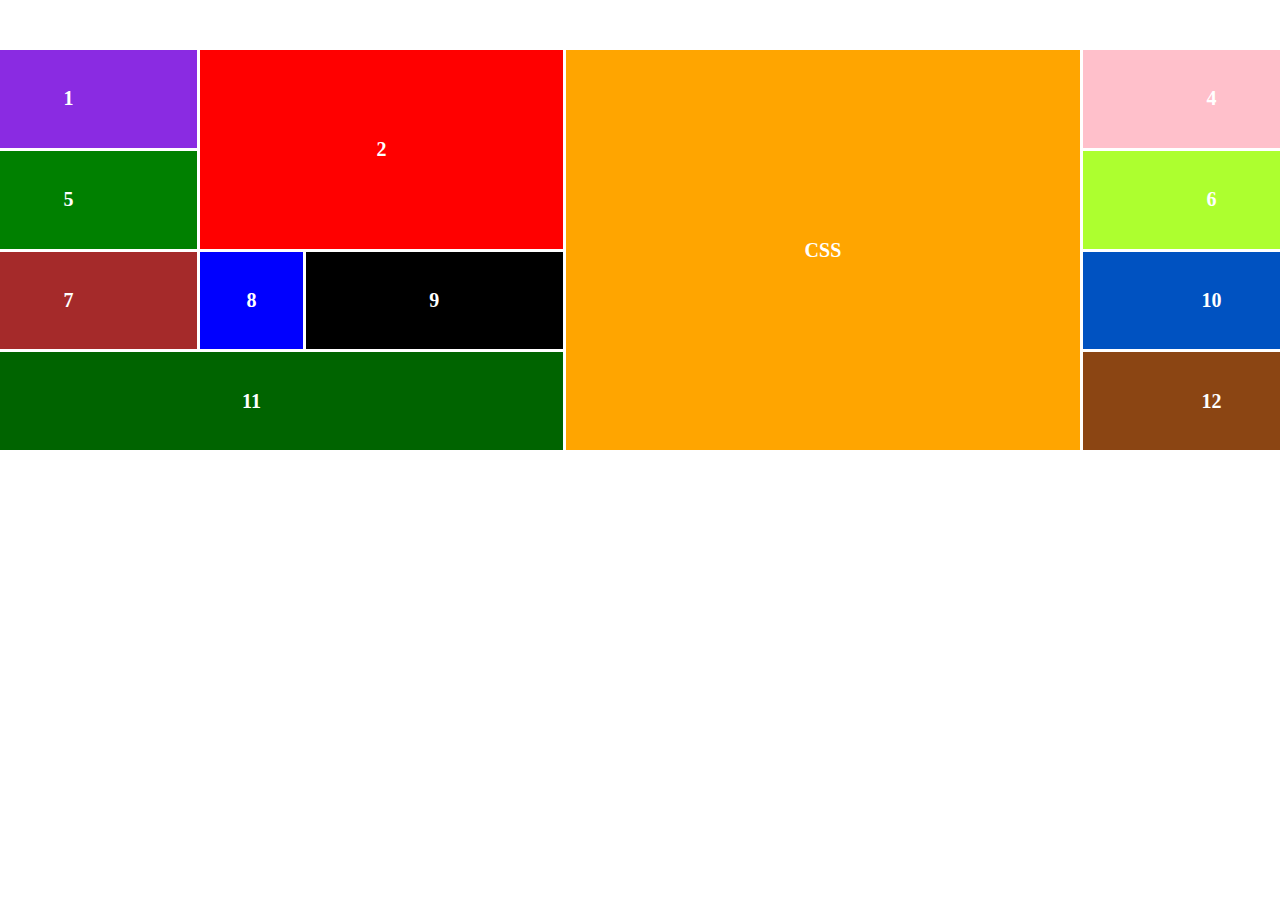
<file: GridTask/index.html>
<!doctype html>
<html lang="en">
<head>
    <meta charset="UTF-8">
    <meta name="viewport"
          content="width=device-width, user-scalable=no, initial-scale=1.0, maximum-scale=1.0, minimum-scale=1.0">
    <meta http-equiv="X-UA-Compatible" content="ie=edge">
  <link rel="stylesheet" href="style.css">
    <title>Document</title>
</head>
<body>
  <section class="container">
    <div class="d1"></div>
    <div class="d2"></div>
    <div class="dCSS"></div>
    <div class="d4"></div>
    <div class="d5"></div>
    <div class="d6"></div>
    <div class="d7"></div>
    <div class="d8"></div>
    <div class="d9"></div>
    <div class="d10"></div>
    <div class="d11"></div>
    <div class="d12"></div>
  </section>

  <script src="script.js"></script>
</body>
</html>
</file>
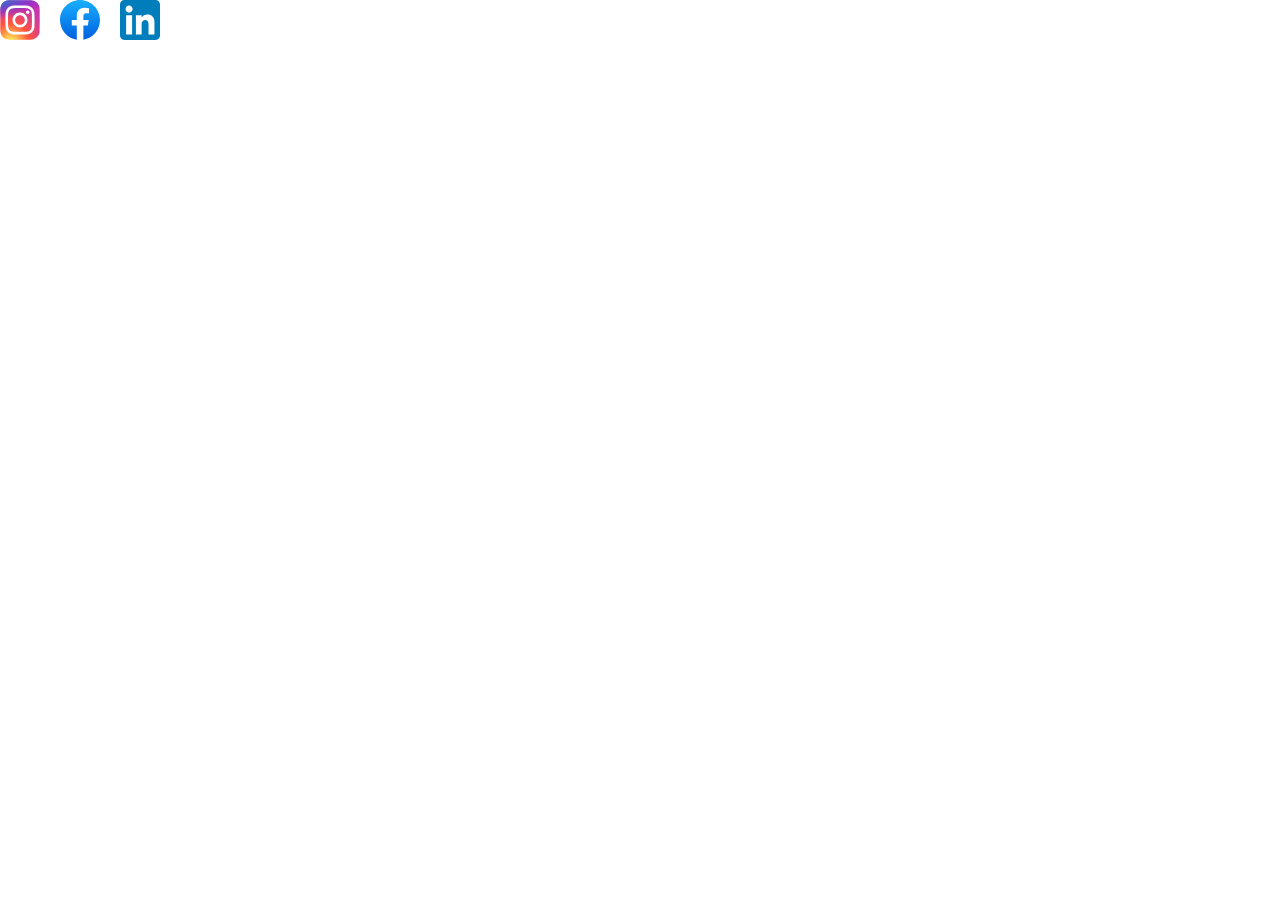
<file: icons/index.html>
<!doctype html>
<html lang="en">
<head>
    <meta charset="UTF-8">
    <meta name="viewport"
          content="width=device-width, user-scalable=no, initial-scale=1.0, maximum-scale=1.0, minimum-scale=1.0">
    <meta http-equiv="X-UA-Compatible" content="ie=edge">
  <link rel="stylesheet" href="reset.css">
  <link rel="stylesheet" href="style.css">
    <title>Document</title>
</head>
<body>

<div class="networks">
    <a href="https://www.instagram.com/">
    <div class="networks-icons" style="background-image: url('img/Instagram_logo_2016.svg')">
    </div>
    </a>
    <a href="https://www.facebook.com/">
    <div class="networks-icons" style="background-image: url('img/Facebook_f_logo_(2021).svg')">
    </div>
    </a>
    <a href="https://www.linkedin.com/">
    <div class="networks-icons" style="background-image: url('img/LinkedIn_icon.svg')">
    </div>
    </a>
</div>

</body>
</html>
</file>
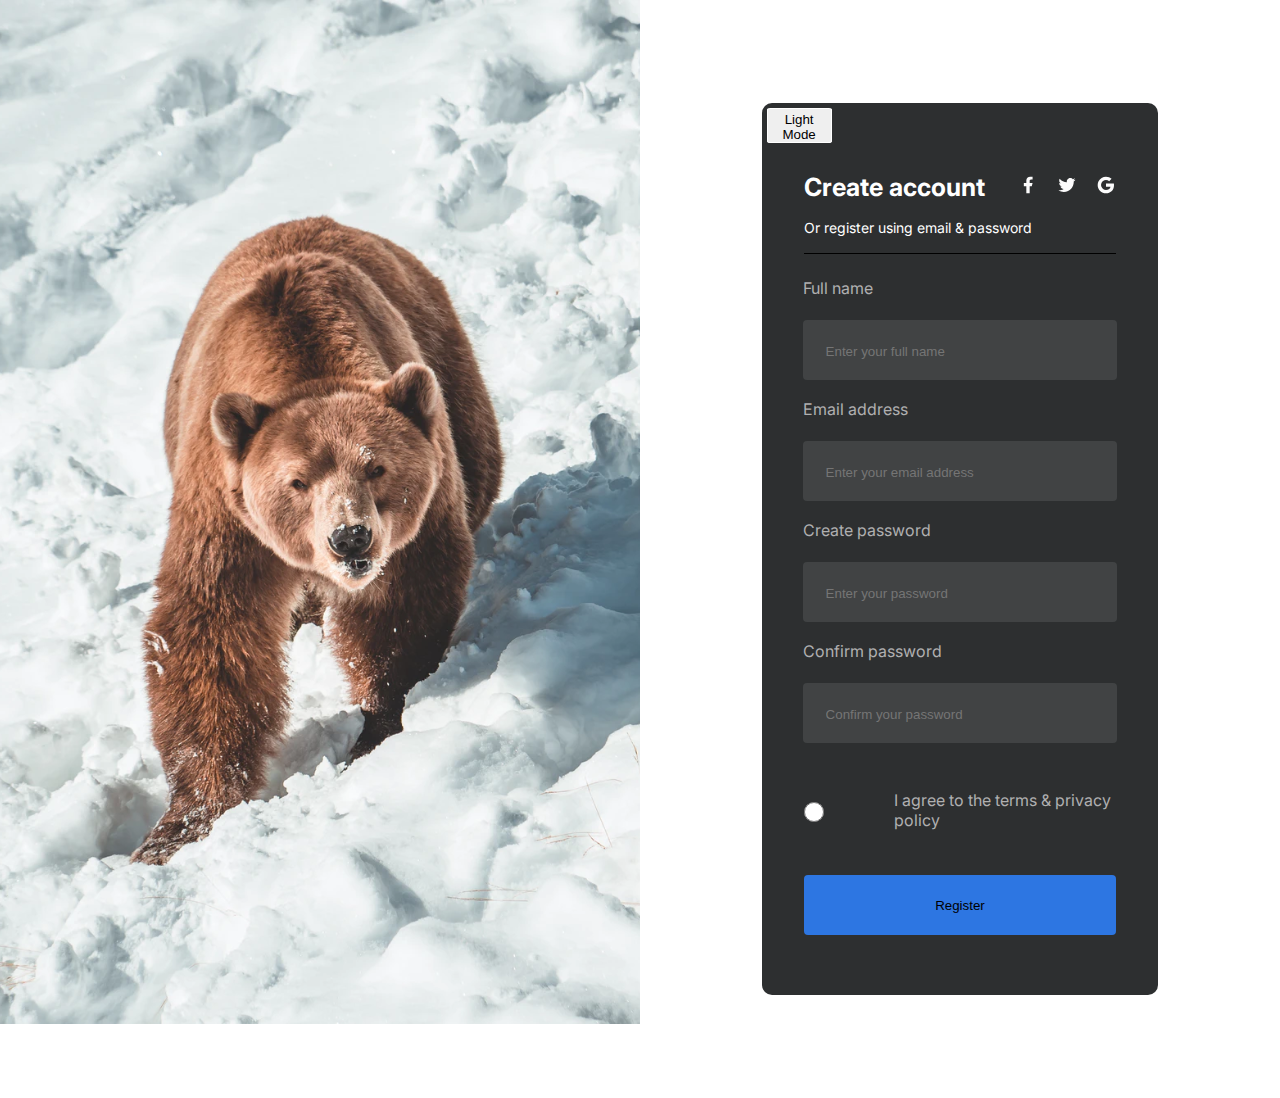
<file: Lilya-HW-dark/index.html>
<!DOCTYPE html>
<html lang="en">

<head>
    <meta charset="UTF-8">
    <meta name="viewport" content="width=device-width, initial-scale=1.0">
    <title>Document</title>
    <link rel="stylesheet" href="./style.css">
    <link rel="preconnect" href="https://fonts.googleapis.com">
    <link rel="preconnect" href="https://fonts.gstatic.com" crossorigin>
    <link href="https://fonts.googleapis.com/css2?family=Inter:wght@400;700&display=swap" rel="stylesheet">
</head>

<body>
    <div class="root">
        <img id="bear-img" src="./media/bear.svg" alt="bear">
        <div class="main-conteiner">
            <form class="form-block">
                <button class="btnChangeMode">Light Mode</button>
                <div class="header-block">
                    <div>
                        <h1>Create account</h1>
                        <ul>
                            <li><a href="https://www.facebook.com"><img class="black-icon" src="./media/facebook.svg"
                                        alt="facebook"></a></li>
                            <li><a href="https://www.twitter.com"><img class="black-icon" src="./media/twitter.svg"
                                        alt="twitter"></a></li>
                            <li><a href="https://www.google.com"><img class="black-icon" src="./media/google.svg"
                                        alt="google"></a>
                            </li>
                        </ul>
                    </div>
                    <p>Or register using email & password</p>
                </div>
                <div class="input-block">
                    <label for="name">Full name</label>
                    <input class="input" id="name" type="text" value="" placeholder="Enter your full name" required>
                    <label for="email">Email address</label>
                    <input class="input" id="email" type="text" value="" placeholder="Enter your email address"
                        required>
                    <label for="password">Create password</label>
                    <input class="input" id="password" type="password" value="" placeholder="Enter your password"
                        required>
                    <label for="confirm">Confirm password</label>
                    <input class="input" id="confirm" type="password" value="" placeholder="Confirm your password"
                        required>
                </div>
                <div class="checkbocks-block">
                    <input type="radio" id="radio" class="radio-btn">
                    <label for="radio">I agree to the terms & privacy policy</label>
                </div>
                <button type="submit" class="btn">Register</button>
            </form>
        </div>
    </div>
    <script src="./script.js"></script>
</body>

</html>
</file>
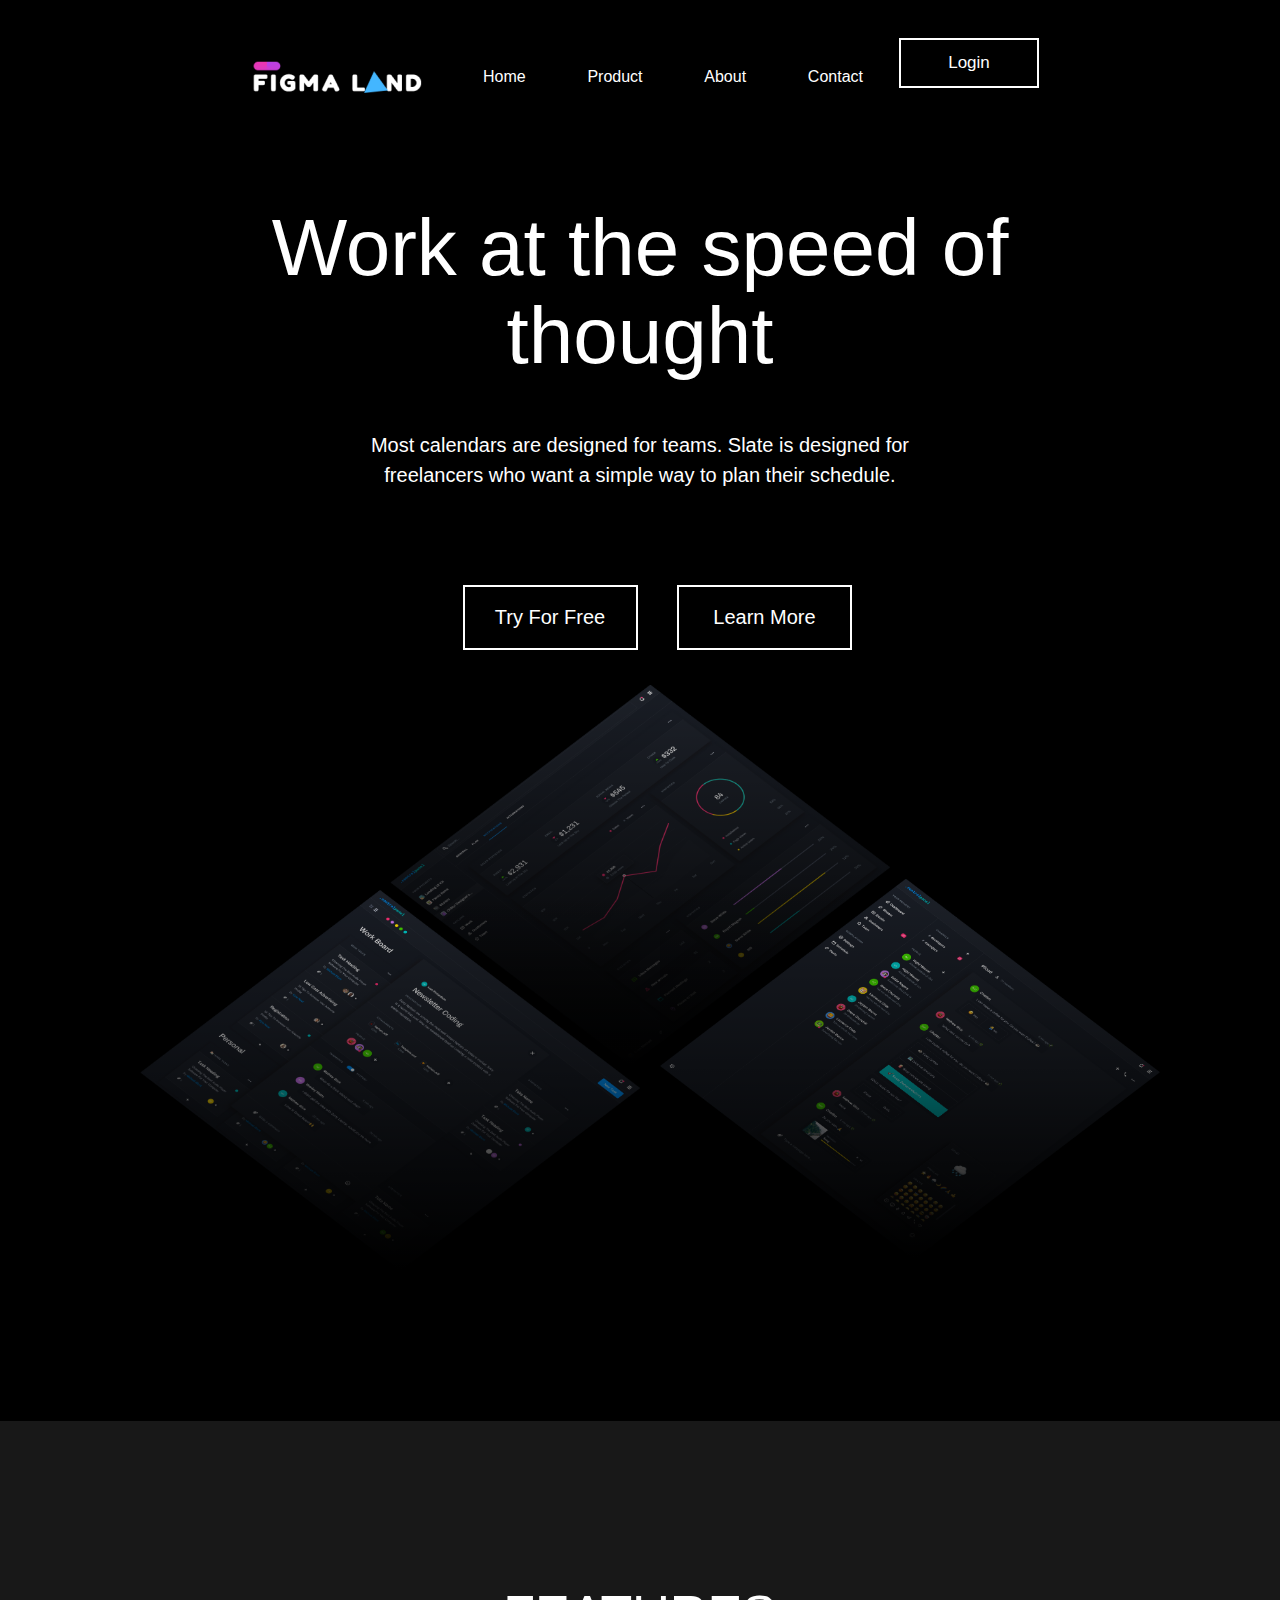
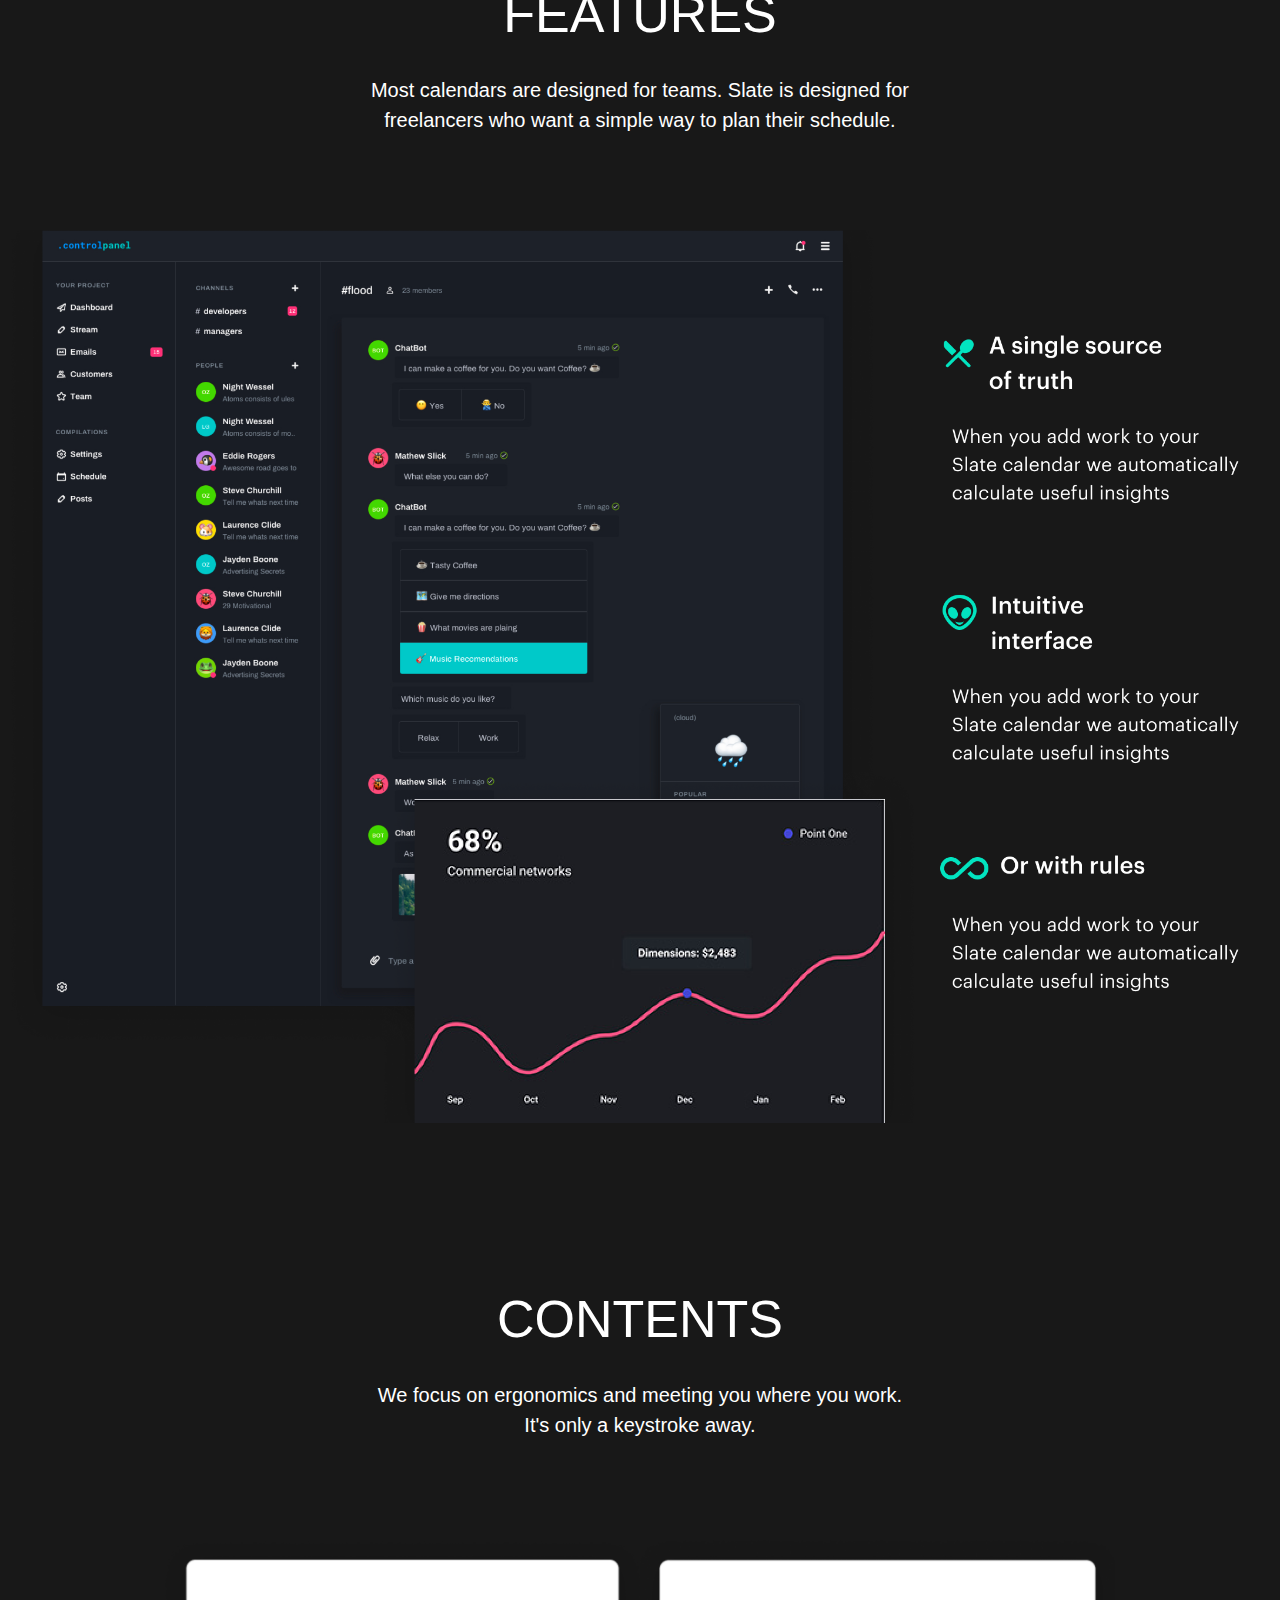
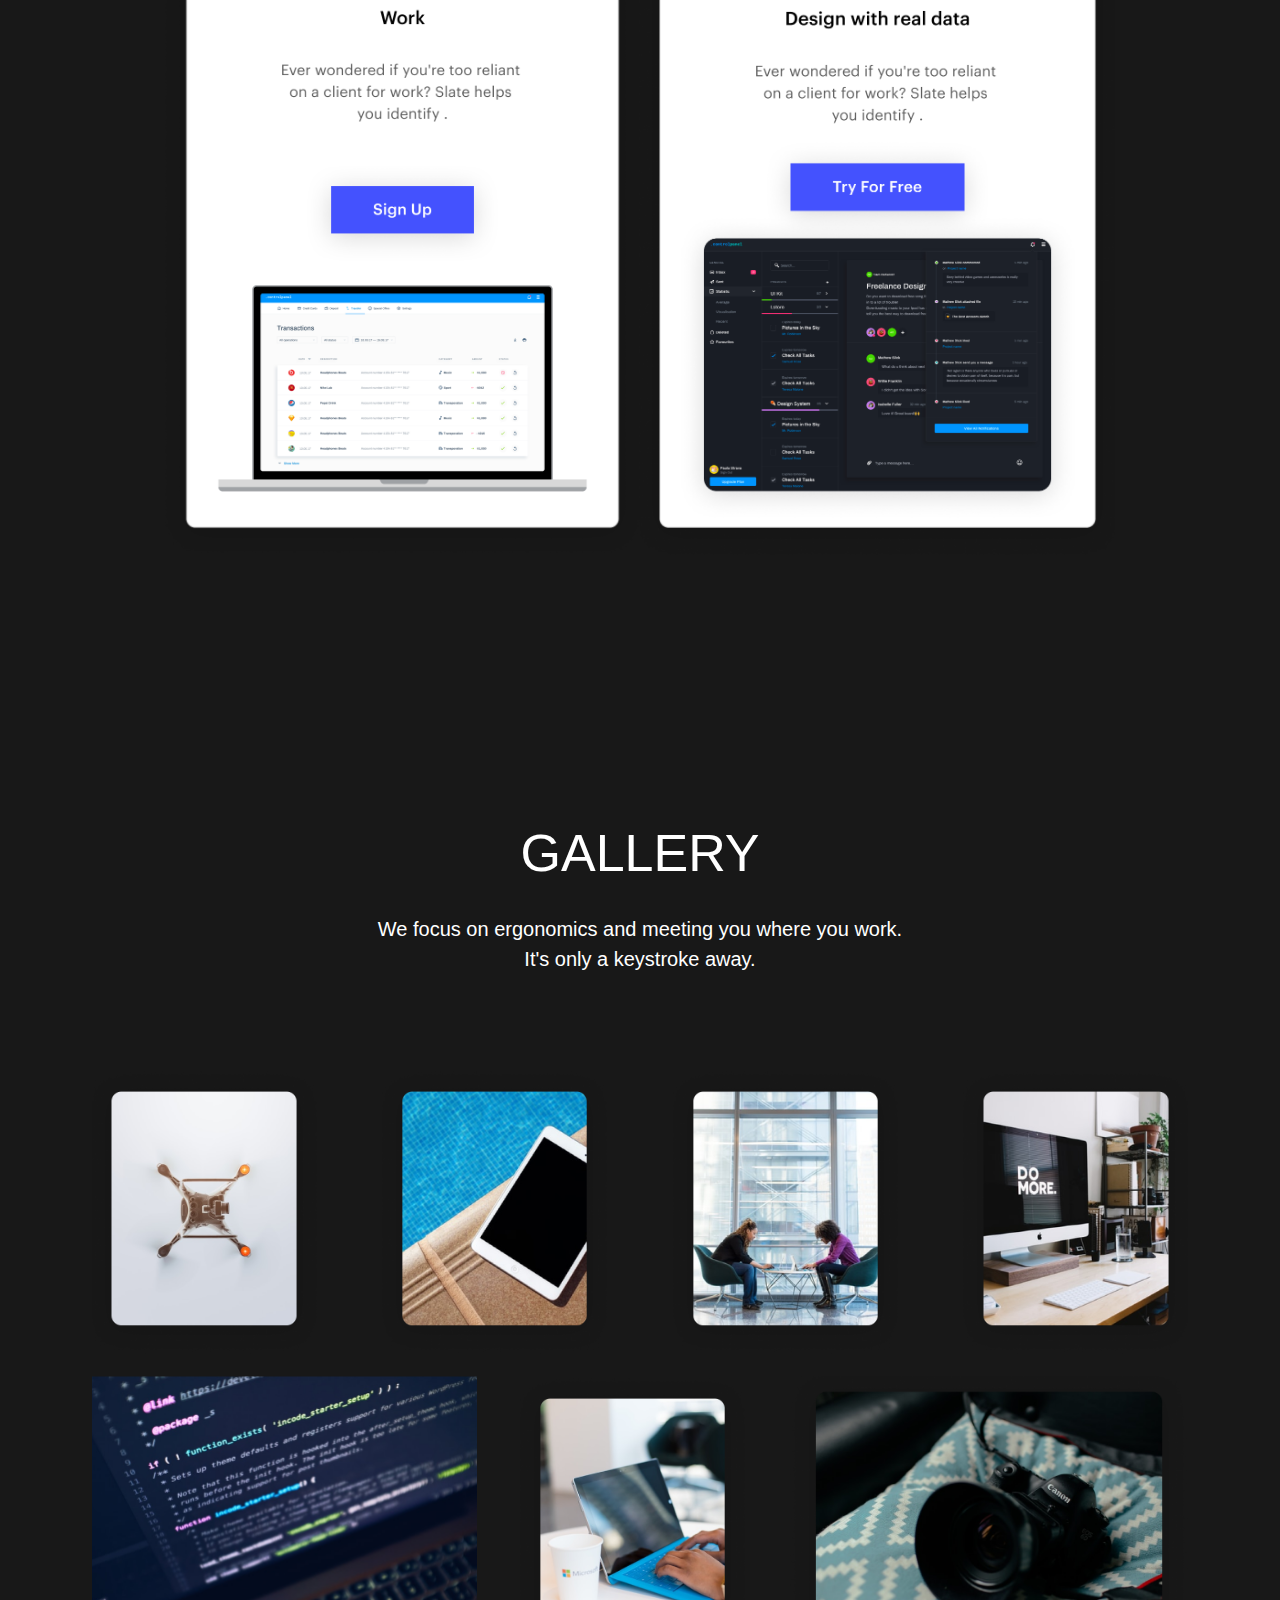
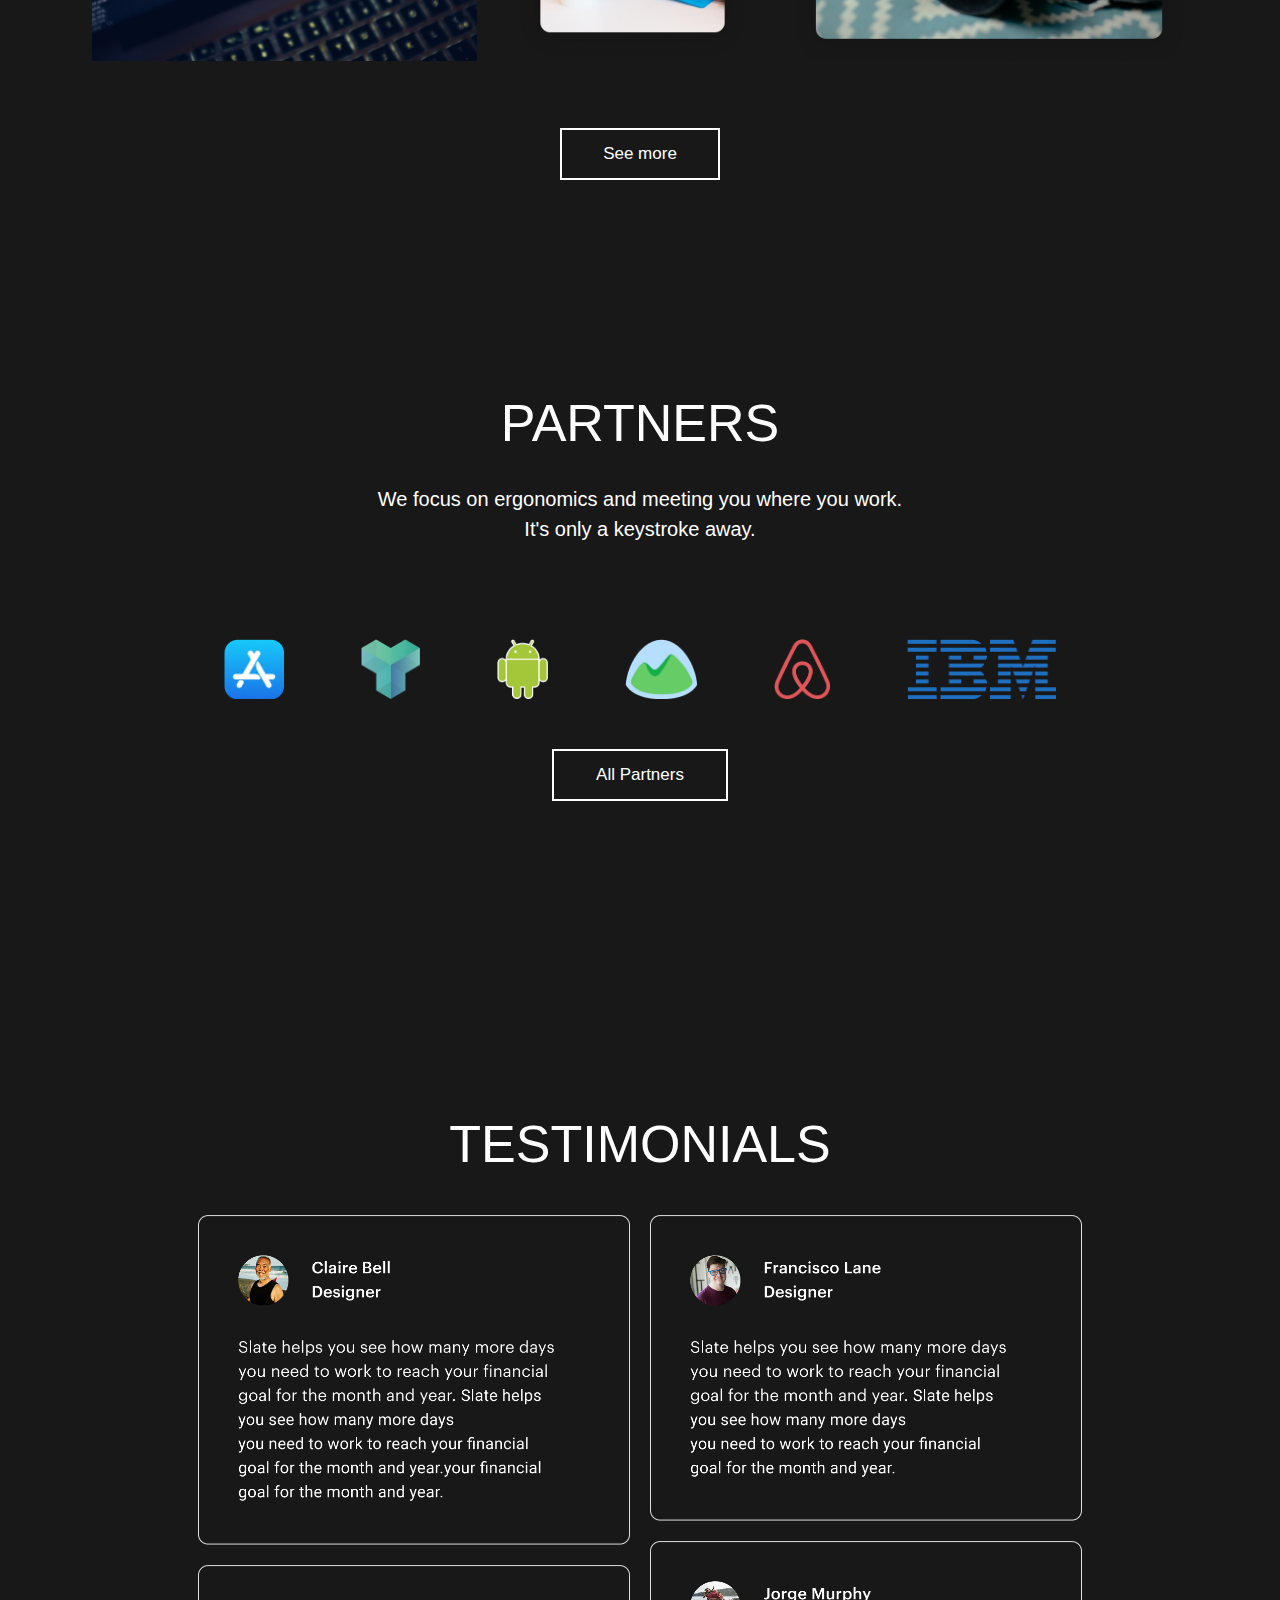
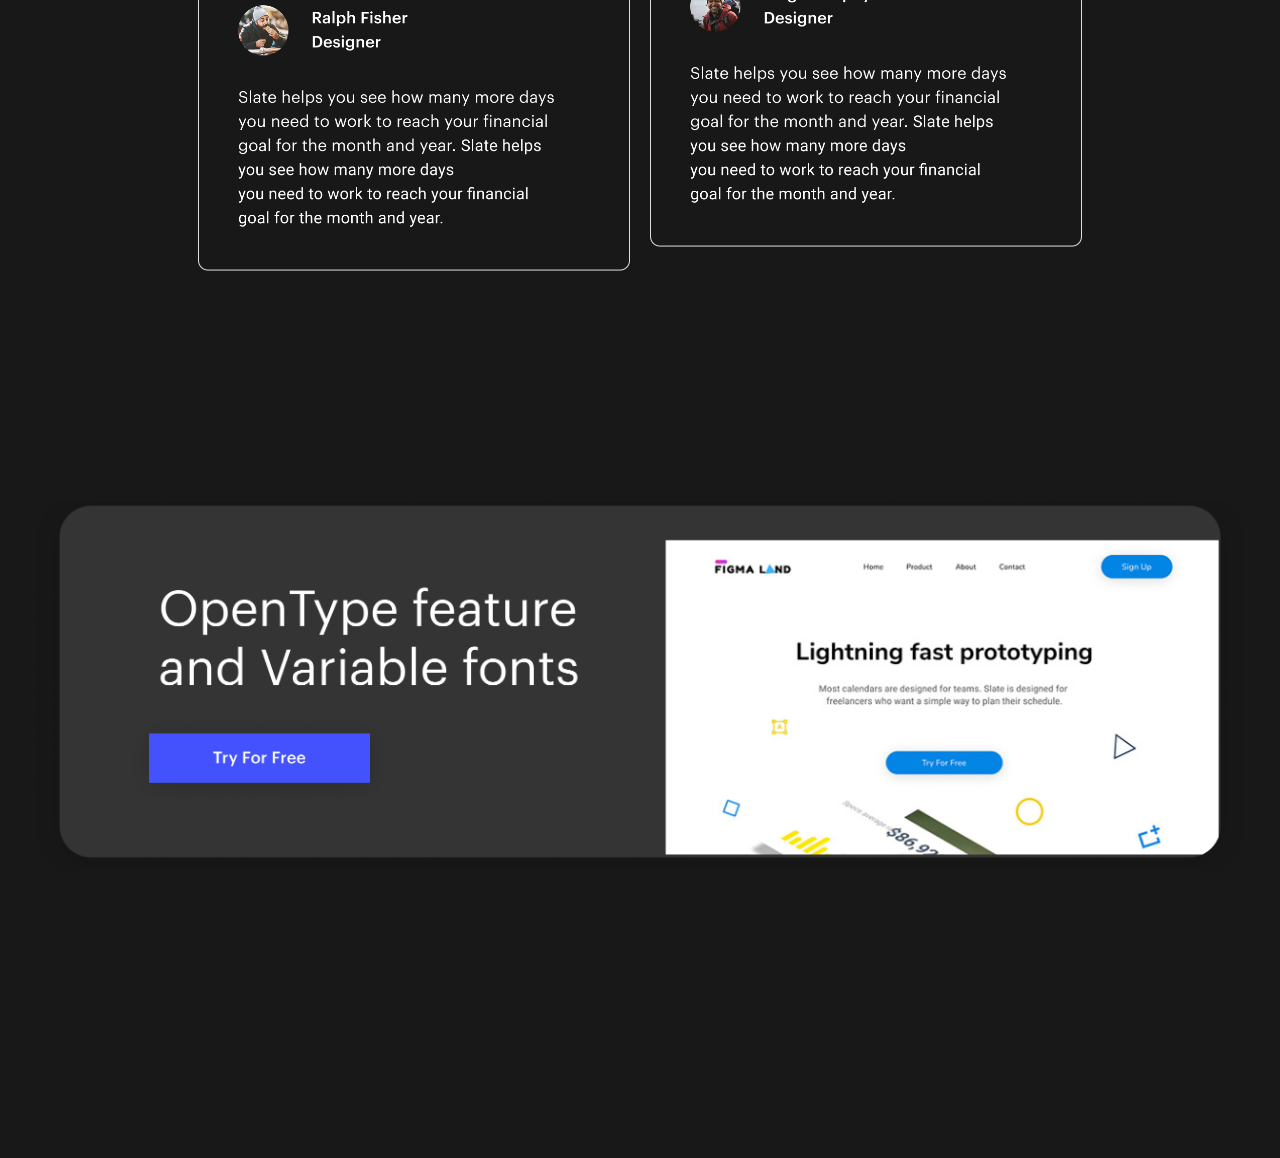
<file: Lilya/index.html>
<!doctype html>
<html lang="en">
<head>
    <meta charset="UTF-8">
    <meta name="viewport"
          content="width=device-width, user-scalable=no, initial-scale=1.0, maximum-scale=1.0, minimum-scale=1.0">
    <meta http-equiv="X-UA-Compatible" content="ie=edge">
    <link rel="stylesheet" href="reset.css">
    <link rel="stylesheet" href="style.css">
    <title>Document</title>
</head>
<body>
<header>
    <figure class="logo"><img src="img/logo.png" alt="logo"/></figure>
    <menu>
        <ul>
            <li>
                Home
            </li>
            <li>
                Product
            </li>
            <li>
                About
            </li>
            <li>
                Contact
            </li>
        </ul>
    </menu>
    <button class="login">
        Login
    </button>
</header>
<section class="main">
    <h1>
        Work at the speed
        of thought
    </h1>
    <p class="main-description">
        Most calendars are designed for teams. Slate is designed for
        freelancers who want a simple way to plan their schedule.
    </p>
    <div class="main-buttons">
        <button class="try">
            Try For Free
        </button>
        <button class="learn">
            Learn More
        </button>
    </div>
    <div class="image">
        <figure class="image-item">
        </figure>
        <figure class="image-item">
        </figure>
        <figure class="image-item">
        </figure>
    </div>
</section>
<section class="features">
    <h2 class="title-features">
        features
    </h2>
    <p class="main-description">
        Most calendars are designed for teams. Slate is designed for
        freelancers who want a simple way to plan their schedule.
    </p>
    <figure class="image-features">
        <img src="img/features.png" alt="features"/>
    </figure>
</section>
<section class="features">
    <h2 class="title-features">
        contents
    </h2>
    <p class="main-description">
        We focus on ergonomics and meeting you where you work.
        It's only a keystroke away.
    </p>
    <div class="image-content">
        <figure class="content-item">
            <img src="img/work.png" alt="work"/>
        </figure>
        <figure class="content-item">
            <img src="img/design.png" alt="work"/>
        </figure>
    </div>
</section>
<section class="features">
    <h2 class="title-features">
        gallery
    </h2>
    <p class="main-description">
        We focus on ergonomics and meeting you where you work.
        It's only a keystroke away.
    </p>
    <div class="gallery">
        <figure class="gallery-image">
            <img src="img/gallery/dron.png" alt="dron"/>
        </figure>
        <figure class="gallery-image">
            <img src="img/gallery/tablet.png" alt="tablet"/>
        </figure>
        <figure class="gallery-image">
            <img src="img/gallery/talking.png" alt="talking"/>
        </figure>
        <figure class="gallery-image">
            <img src="img/gallery/tv.png" alt="tv"/>
        </figure>
        <figure class="gallery-image">
            <img src="img/gallery/code.png" alt="code"/>
        </figure>
        <figure class="gallery-image">
            <img src="img/gallery/laptop.png" alt="laptop"/>
        </figure>
        <figure class="gallery-image">
            <img src="img/gallery/foto.png" alt="foto"/>
        </figure>
    </div>
    <button class="see">
        See more
    </button>
</section>
<section class="features">
    <h2 class="title-features">
        partners
    </h2>
    <p class="main-description">
        We focus on ergonomics and meeting you where you work.
        It's only a keystroke away.
    </p>
    <div class="icons">
        <figure class="icons-items">
            <img src="img/icons/vs.png" alt="vs"/>
        </figure>
        <figure class="icons-items">
            <img src="img/icons/talent.png" alt="talent"/>
        </figure>
        <figure class="icons-items">
            <img src="img/icons/android.png" alt="android"/>
        </figure>
        <figure class="icons-items">
            <img src="img/icons/mont.png" alt="mont"/>
        </figure>
        <figure class="icons-items">
            <img src="img/icons/atom.png" alt="atom"/>
        </figure>
        <figure class="icons-items">
            <img src="img/icons/ibm.png" alt="ibm"/>
        </figure>
    </div>
    <button class="partners">
        All Partners
    </button>
</section>
<section class="features">
    <h2 class="title-features">
        testimonials
    </h2>
    <div class="blogs">
        <figure class="blogs-item">
            <img src="img/testimonials/bell.png" alt="bell"/>
        </figure>
        <figure class="blogs-item">
            <img src="img/testimonials/fischer.png" alt="fischer"/>
        </figure>
        <figure class="blogs-item">
            <img src="img/testimonials/lane.png" alt="lane"/>
        </figure>
        <figure class="blogs-item">
            <img src="img/testimonials/murphy.png" alt="murphy"/>
        </figure>
    </div>
    <figure class="open">
        <img src="img/open.png" alt="open"/>
    </figure>
</section>
<footer>
    <div class="footer-content">

    </div>
    <div class="footer-contact">

    </div>
</footer>


</body>
</html>
</file>
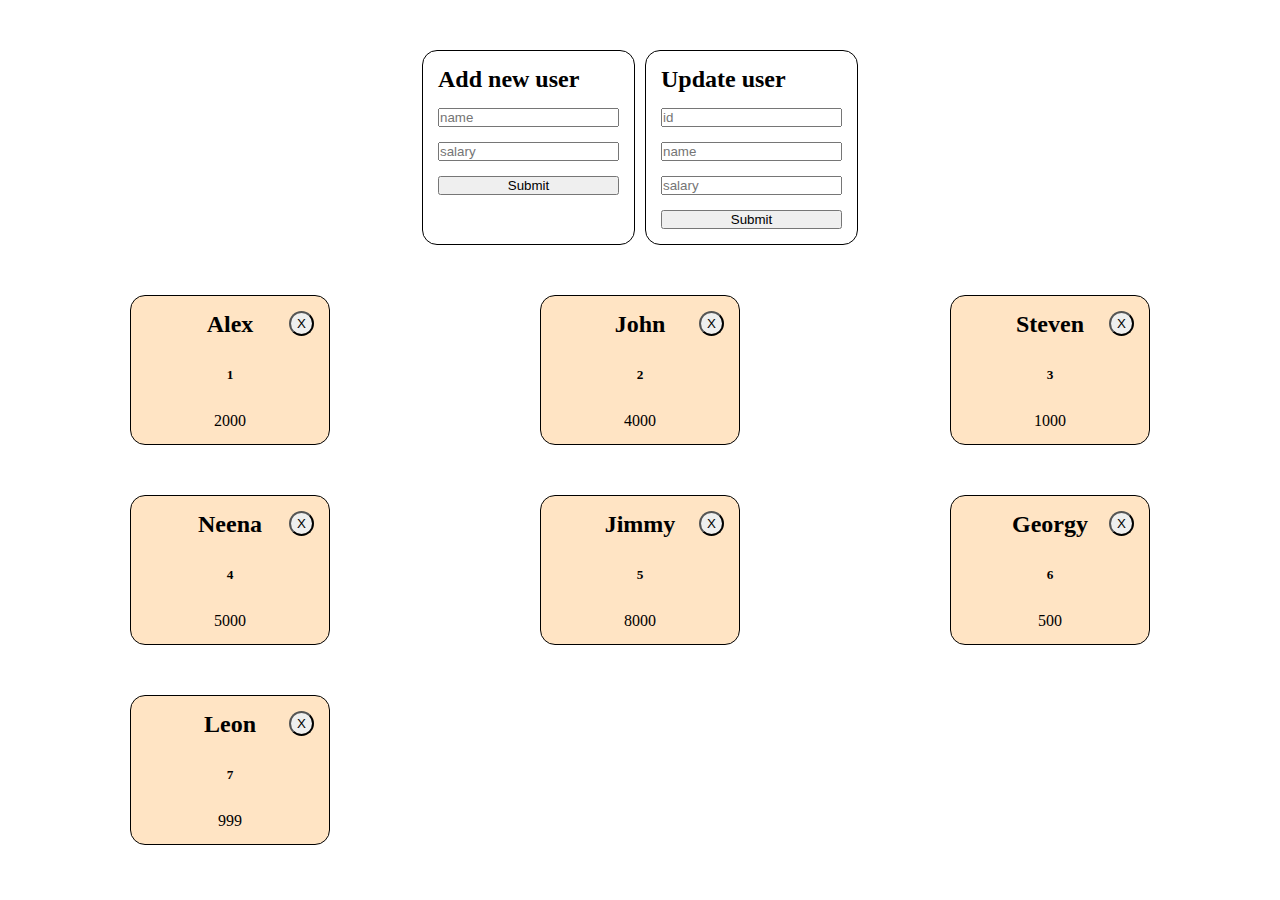
<file: Maria/index.html>
<!DOCTYPE html>
<html lang="en">
<head>
  <meta charset="UTF-8">
  <meta name="viewport" content="width=device-width, initial-scale=1.0">
  <title>Document</title>
  <link rel="stylesheet" href="style.css">
</head>
<body>
<div class="form_container">
  <form class="add_form">
    <h2>Add new user</h2>
    <input placeholder="name" name="name"/>
    <input placeholder="salary" name="salary"/>
    <input type="submit"/>
  </form>
  <form class="update_form">
    <h2>Update user</h2>
    <input placeholder="id" name="id"/>
    <input placeholder="name" name="name"/>
    <input placeholder="salary" name="salary"/>
    <input type="submit"/>
  </form>
</div>
<div id="root"></div>
<script src="script.js"></script>
</body>
</html>
</file>
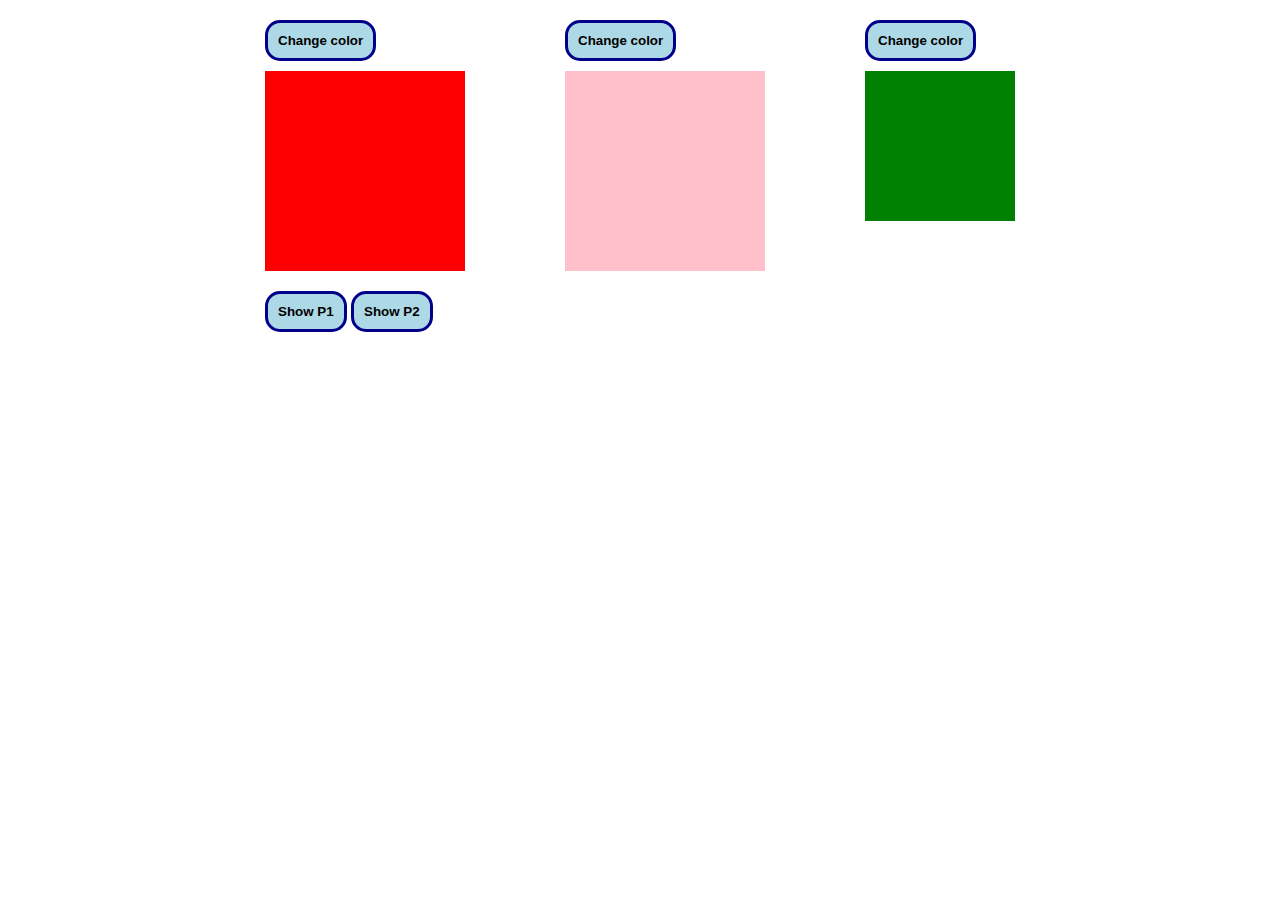
<file: Rizvan-buttons/index.html>
<!doctype html>
<html lang="en">
<head>
    <meta charset="UTF-8">
    <meta name="viewport"
          content="width=device-width, user-scalable=no, initial-scale=1.0, maximum-scale=1.0, minimum-scale=1.0">
    <meta http-equiv="X-UA-Compatible" content="ie=edge">
    <link rel="stylesheet" href="reset.css">
    <link rel="stylesheet" href="style.css">
    <title>Document</title>
</head>
<body>

<section class="container">
    <div class="blocks">
        <div class="block-item">
            <button class="square-red" onclick="changeColor(event)">Change color</button>
            <div class="red"></div>
        </div>
        <div class="block-item">
            <button class="square-pink" onclick="changeColor(event)">Change color</button>
            <div class="pink"></div>
        </div>
        <div class="block-item">
            <button class="square-green" onclick="changeColor(event)">Change color</button>
            <div class="green"></div>
        </div>
    </div>
    <div class="paragraphs">
        <button class="first-p" onclick="showParagraphs(event)">
            Show P1
        </button>
        <div class="root">
            <p class="p1-blue">
                Lorem ipsum dolor sit amet, consectetur adipisicing elit. Aliquid animi, atque, blanditiis ducimus eius
                impedit ipsa ipsam nihil obcaecati pariatur placeat voluptatum. Eius esse hic minima nobis quia quod rem
                unde! Aperiam consequuntur, doloremque ducimus eveniet, explicabo inventore, laboriosam nam nemo nisi
                numquam quae reiciendis rem repudiandae similique vero. Adipisci at eos et expedita nemo nisi obcaecati
                perspiciatis provident, quia repellat ullam, velit veniam, voluptate? Dolores unde, voluptatibus. Ipsam
                possimus sint unde! Culpa ex fugiat non perspiciatis veniam. Consectetur deserunt doloremque dolorum
                error
                et ex, fugit id labore, magni modi numquam optio pariatur quas quia saepe ullam vero vitae voluptatem.
            </p>
        </div>
        <button class="second-p" onclick="showParagraphs(event)">
            Show P2
        </button>
        <div class="root">
            <p class="p2-blue">
                Lorem ipsum dolor sit amet, consectetur adipisicing elit. Aliquid animi, atque, blanditiis ducimus eius
                impedit ipsa ipsam nihil obcaecati pariatur placeat voluptatum. Eius esse hic minima nobis quia quod rem
                unde! Aperiam consequuntur, doloremque ducimus eveniet, explicabo inventore, laboriosam nam nemo nisi
                numquam quae reiciendis rem repudiandae similique vero. Adipisci at eos et expedita nemo nisi obcaecati
                perspiciatis provident, quia repellat ullam, velit veniam, voluptate? Dolores unde, voluptatibus. Ipsam
                possimus sint unde! Culpa ex fugiat non perspiciatis veniam. Consectetur deserunt doloremque dolorum
                error
                et ex, fugit id labore, magni modi numquam optio pariatur quas quia saepe ullam vero vitae voluptatem.
            </p>
            <p class="p-green">
                Lorem ipsum dolor sit amet, consectetur adipisicing elit. Aliquid animi, atque, blanditiis ducimus eius
                impedit ipsa ipsam nihil obcaecati pariatur placeat voluptatum. Eius esse hic minima nobis quia quod rem
                unde! Aperiam consequuntur, doloremque ducimus eveniet, explicabo inventore, laboriosam nam nemo nisi
                numquam quae reiciendis rem repudiandae similique vero. Adipisci at eos et expedita nemo nisi obcaecati
                perspiciatis provident, quia repellat ullam, velit veniam, voluptate? Dolores unde, voluptatibus. Ipsam
                possimus sint unde! Culpa ex fugiat non perspiciatis veniam. Consectetur deserunt doloremque dolorum
                error
                et ex, fugit id labore, magni modi numquam optio pariatur quas quia saepe ullam vero vitae voluptatem.
            </p>
        </div>
    </div>

</section>


<script src="script.js"></script>
</body>
</html>
</file>
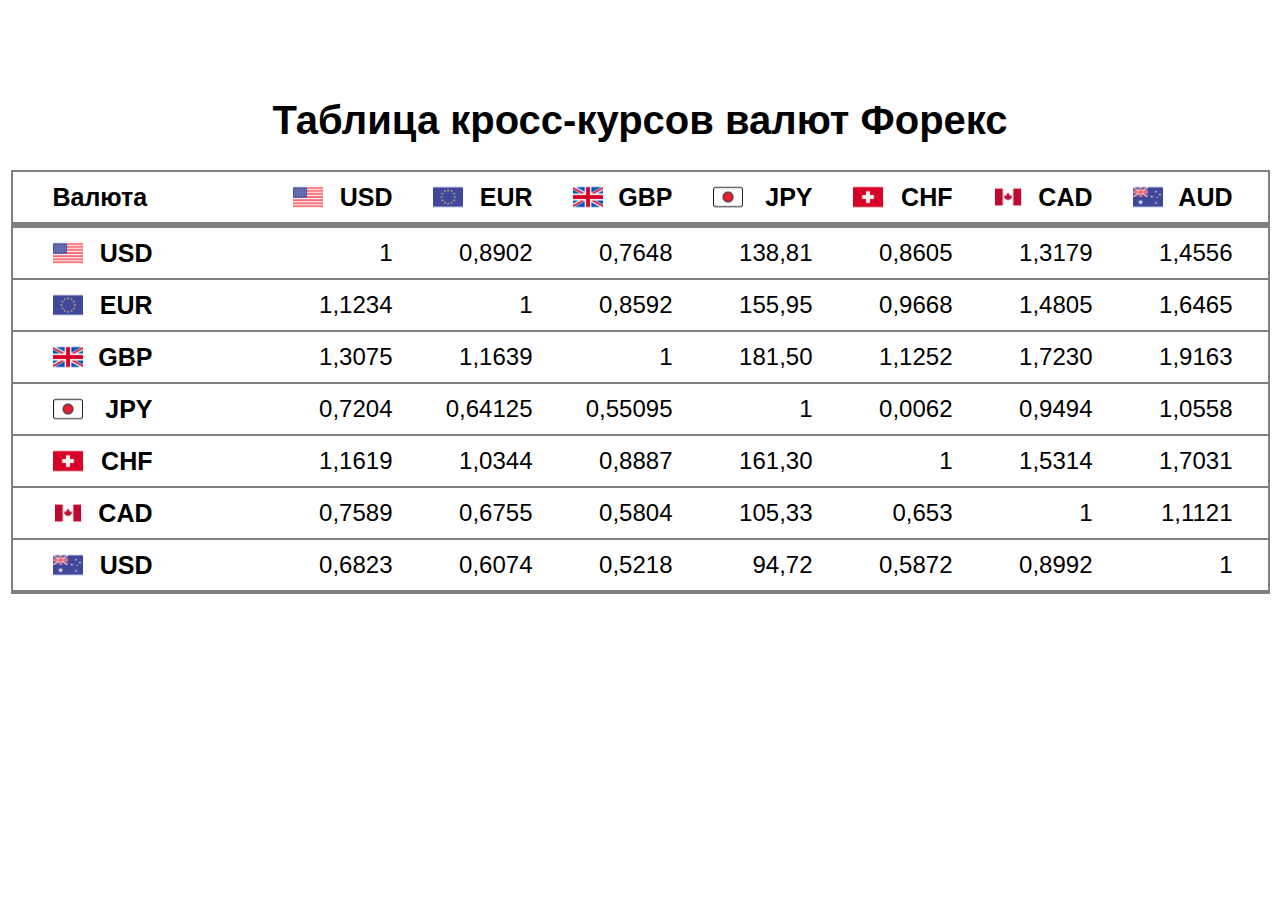
<file: Rizvan-CurrencyRate/index.html>
<!doctype html>
<html lang="en">
<head>
    <meta charset="UTF-8">
    <meta name="viewport"
          content="width=device-width, user-scalable=no, initial-scale=1.0, maximum-scale=1.0, minimum-scale=1.0">
    <meta http-equiv="X-UA-Compatible" content="ie=edge">
    <link rel="stylesheet" href="reset.css">
    <link rel="stylesheet" href="style.css">
    <title>Currency rate</title>
</head>
<body>

<h1>
    Таблица кросс-курсов валют Форекс
</h1>
<table class="currency">
    <thead>
    <th>
        <h3>
            Валюта
        </h3>
    </th>
    <th>
        <img src="img/free-icon-united-states-206626.png"/>
        <h3>
            USD
        </h3>
    </th>
    <th>
        <img src="img/free-icon-european-union-206593.png"/>
        <h3>
            EUR
        </h3>
    </th>
    <th>
        <img src="img/free-icon-united-kingdom-555417.png"/>
        <h3>
            GBP
        </h3>
    </th>
    <th>
        <img src="img/free-icon-japan-317215.png"/>
        <h3>
            JPY
        </h3>
    </th>
    <th>
        <img src="img/free-icon-switzerland-555582.png"/>
        <h3>
            CHF
        </h3>
    </th>
    <th>
        <img src="img/free-icon-canada-3371942.png"/>
        <h3>
            CAD
        </h3>
    </th>
    <th>
        <img src="img/free-icon-australia-206618.png"/>
        <h3>
            AUD
        </h3>
    </th>
    </thead>
    <tr>
        <td>
            <img src="img/free-icon-united-states-206626.png"/>
            <h3>
                USD
            </h3>
        </td>
        <td class="rate">
            1
        </td>
        <td class="rate">
            0,8902
        </td>
        <td class="rate">
            0,7648
        </td>
        <td class="rate">
            138,81
        </td>
        <td class="rate">
            0,8605
        </td>
        <td class="rate">
            1,3179
        </td>
        <td class="rate">
            1,4556
        </td>
    </tr>
    <tr>
        <td>
            <img src="img/free-icon-european-union-206593.png"/>
            <h3>
                EUR
            </h3>
        </td>
        <td class="rate">
            1,1234
        </td>
        <td class="rate">
            1
        </td>
        <td class="rate">
            0,8592
        </td>
        <td class="rate">
            155,95
        </td>
        <td class="rate">
            0,9668
        </td>
        <td class="rate">
            1,4805
        </td>
        <td class="rate">
            1,6465
        </td>
    </tr>
    <tr>
        <td>
            <img src="img/free-icon-united-kingdom-555417.png"/>
            <h3>
                GBP
            </h3>
        </td>
        <td class="rate">
            1,3075
        </td>
        <td class="rate">
            1,1639
        </td>
        <td class="rate">
            1
        </td>
        <td class="rate">
            181,50
        </td>
        <td class="rate">
            1,1252
        </td>
        <td class="rate">
            1,7230
        </td>
        <td class="rate">
            1,9163
        </td>
    </tr>
    <tr>
        <td>
            <img src="img/free-icon-japan-317215.png"/>
            <h3>
                JPY
            </h3>
        </td>
        <td class="rate">
            0,7204
        </td>
        <td class="rate">
            0,64125
        </td>
        <td class="rate">
            0,55095
        </td>
        <td class="rate">
            1
        </td>
        <td class="rate">
            0,0062
        </td>
        <td class="rate">
            0,9494
        </td>
        <td class="rate">
            1,0558
        </td>
    </tr>
    <tr>
        <td>
            <img src="img/free-icon-switzerland-555582.png"/>
            <h3>
                CHF
            </h3>
        </td>
        <td class="rate">
            1,1619
        </td>
        <td class="rate">
            1,0344
        </td>
        <td class="rate">
            0,8887
        </td>
        <td class="rate">
            161,30
        </td>
        <td class="rate">
            1
        </td>
        <td class="rate">
            1,5314
        </td>
        <td class="rate">
            1,7031
        </td>
    </tr>
    <td>
        <img src="img/free-icon-canada-3371942.png"/>
        <h3>
            CAD
        </h3>
    </td>
    <td class="rate">
        0,7589
    </td>
    <td class="rate">
        0,6755
    </td>
    <td class="rate">
        0,5804
    </td>
    <td class="rate">
        105,33
    </td>
    <td class="rate">
        0,653
    </td>
    <td class="rate">
        1
    </td>
    <td class="rate">
        1,1121
    </td>
    </tr>
    <tr>
        <td>
            <img src="img/free-icon-australia-206618.png"/>
            <h3>
                USD
            </h3>
        </td>
        <td class="rate">
            0,6823
        </td>
        <td class="rate">
            0,6074
        </td>
        <td class="rate">
            0,5218
        </td>
        <td class="rate">
            94,72
        </td>
        <td class="rate">
            0,5872
        </td>
        <td class="rate">
            0,8992
        </td>
        <td class="rate">
            1
        </td>
    </tr>
</table>

</body>
</html>
</file>
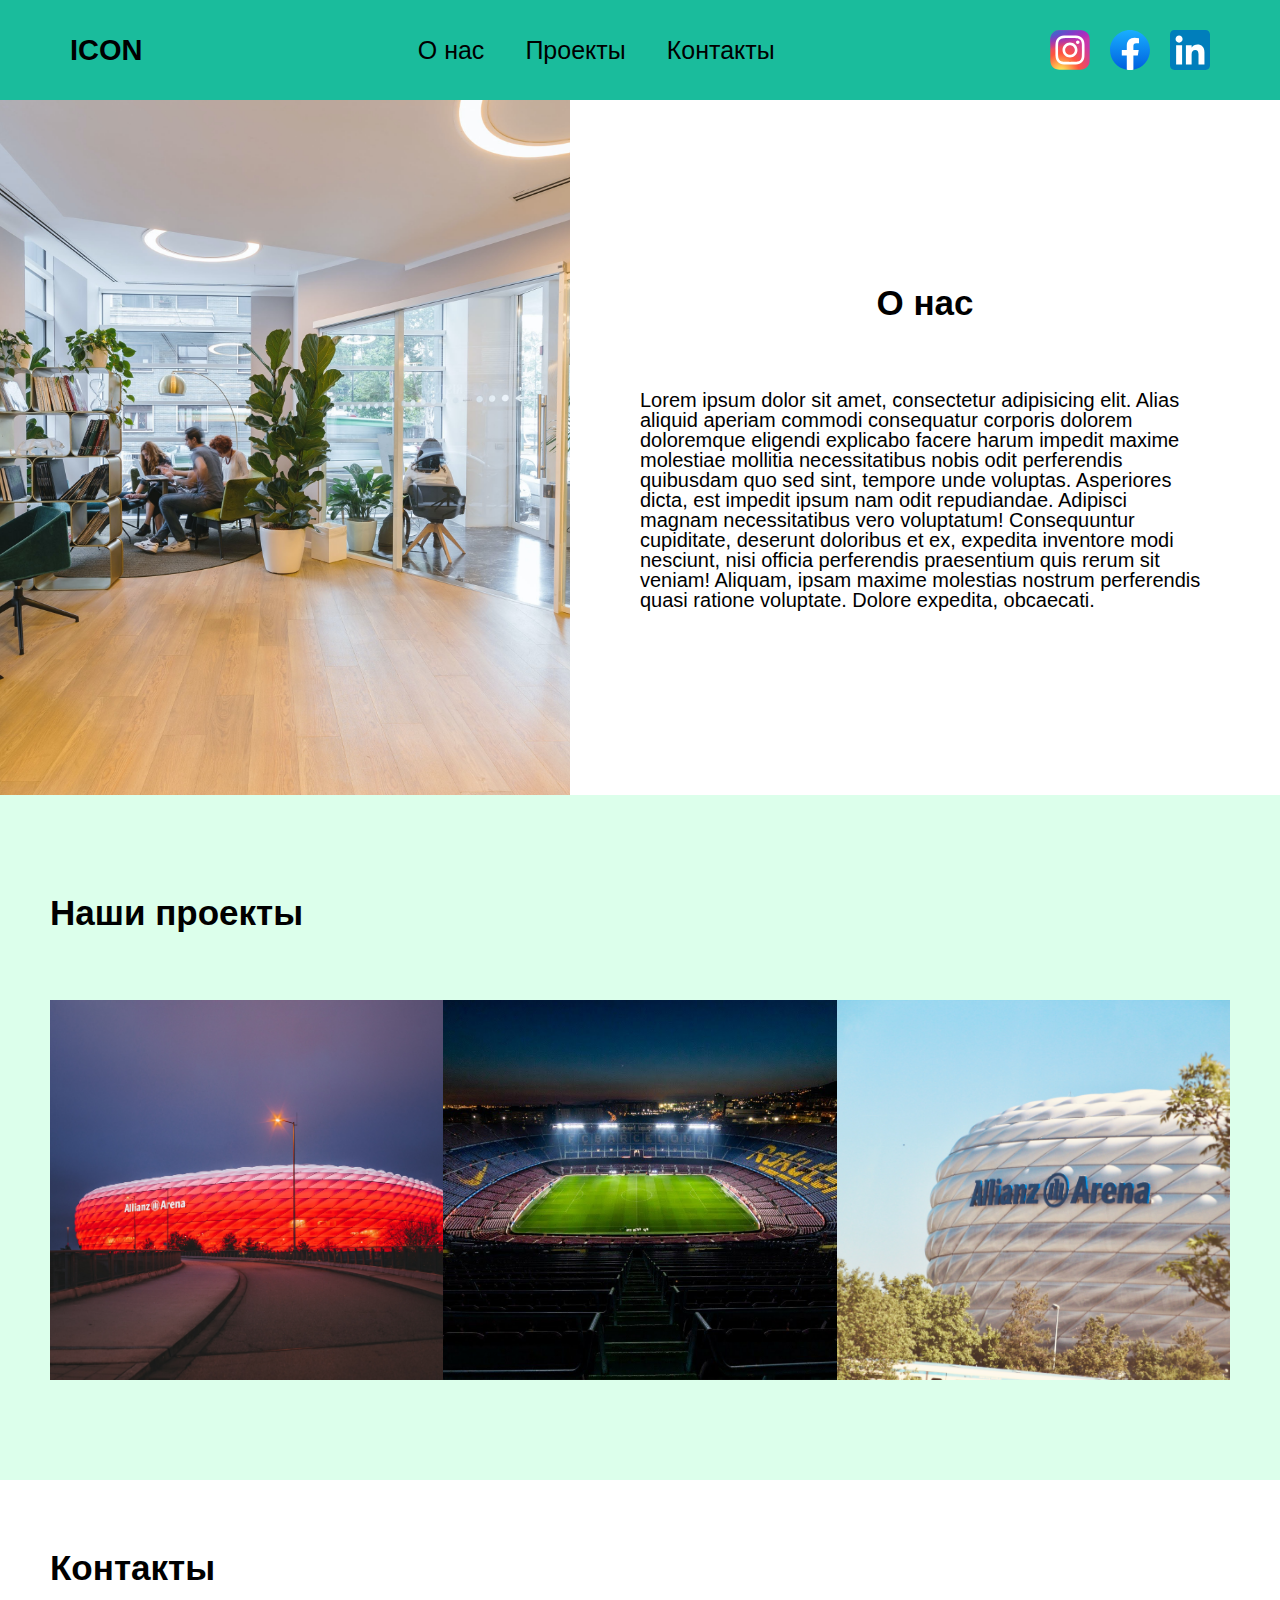
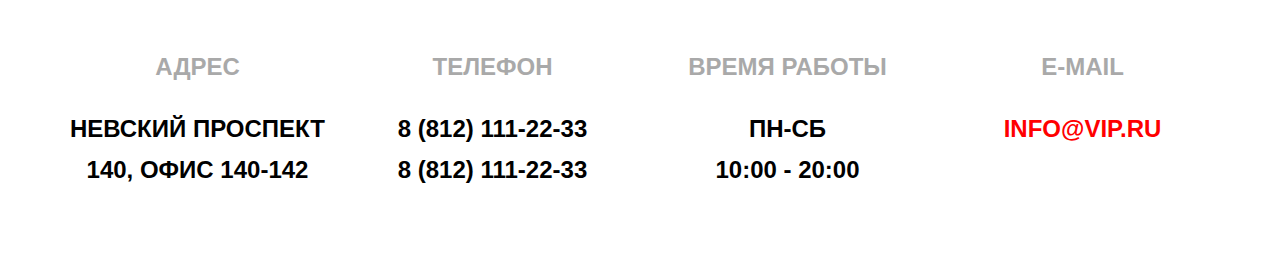
<file: Rizvan-Icon/index.html>
<!doctype html>
<html lang="en">
<head>
    <meta charset="UTF-8">
    <meta name="viewport"
          content="width=device-width, user-scalable=no, initial-scale=1.0, maximum-scale=1.0, minimum-scale=1.0">
    <meta http-equiv="X-UA-Compatible" content="ie=edge">
    <link rel="stylesheet" href="reset.css">
    <link rel="stylesheet" href="style.css">
    <link rel="stylesheet"
          href="https://maxst.icons8.com/vue-static/landings/line-awesome/line-awesome/1.3.0/css/line-awesome.min.css">
    <title>Rivzan-Icon</title>
</head>
<body>
<section class="container">
    <header>
        <div class="logo">
            ICON
        </div>
        <menu>
            <p class="menu-item">
                О нас
            </p>
            <p class="menu-item">
                Проекты
            </p>
            <p class="menu-item">
                Контакты
            </p>
        </menu>
        <div class="networks">
            <div class="networks-icons" style="background-image: url('img/Instagram_logo_2016.svg')">
            </div>
            <div class="networks-icons" style="background-image: url('img/Facebook_f_logo_(2021).svg')">
            </div>
            <div class="networks-icons" style="background-image: url('img/LinkedIn_icon.svg')">
            </div>
        </div>
    </header>
    <section class="main-info">
        <figure>

            <img src="img/copernico-p_kICQCOM4s-unsplash.jpg" height="2000" width="3000"/>
        </figure>
        <div class="about-us">
            <h2>
                О нас
            </h2>
            <p>
                Lorem ipsum dolor sit amet, consectetur adipisicing elit. Alias aliquid aperiam commodi consequatur
                corporis dolorem doloremque eligendi explicabo facere harum impedit maxime molestiae mollitia
                necessitatibus nobis odit perferendis quibusdam quo sed sint, tempore unde voluptas. Asperiores dicta,
                est impedit ipsum nam odit repudiandae. Adipisci magnam necessitatibus vero voluptatum! Consequuntur
                cupiditate, deserunt doloribus et ex, expedita inventore modi nesciunt, nisi officia perferendis
                praesentium quis rerum sit veniam! Aliquam, ipsam maxime molestias nostrum perferendis quasi ratione
                voluptate. Dolore expedita, obcaecati.
            </p>
        </div>
    </section>
    <article>
        <h2>
            Наши проекты
        </h2>
        <div class="projects">
        <div class="projects-item">
            <img src="img/herr-bohn-ifSQkr5NHeU-unsplash.jpg"/>
        </div>
        <div class="projects-item">
            <img src="img/ken-russo-IrWOJ1F5Tv4-unsplash.jpg"/>
        </div>
        <div class="projects-item">
            <img src="img/stock-birken-RsWYjD8SRJM-unsplash.jpg"/>
        </div>
        </div>
    </article>

    <footer>
        <h2>
            Контакты
        </h2>
        <div class="contacts">
        <div class="contacts-item">
            <i class="las la-map-marker"></i>
            <h6>
                АДРЕС
            </h6>
            <p>
                НЕВСКИЙ ПРОСПЕКТ 140, ОФИС 140-142
            </p>
        </div>
        <div class="contacts-item">
            <i class="las la-phone"></i>
            <h6>
                ТЕЛЕФОН
            </h6>
            <p>
                8 (812) 111-22-33 <br>
                8 (812) 111-22-33
            </p>
        </div>
        <div class="contacts-item">
            <i class="las la-clock"></i>
            <h6>
                ВРЕМЯ РАБОТЫ
            </h6>
            <p>
                ПН-СБ <br>
                10:00 - 20:00
            </p>
        </div>
        <div class="contacts-item">
            <i class="las la-envelope"></i>
            <h6>
                E-MAIL
            </h6>
            <p>
                INFO@VIP.RU
            </p>
        </div>
        </div>
    </footer>

</section>
</body>
</html>
</file>
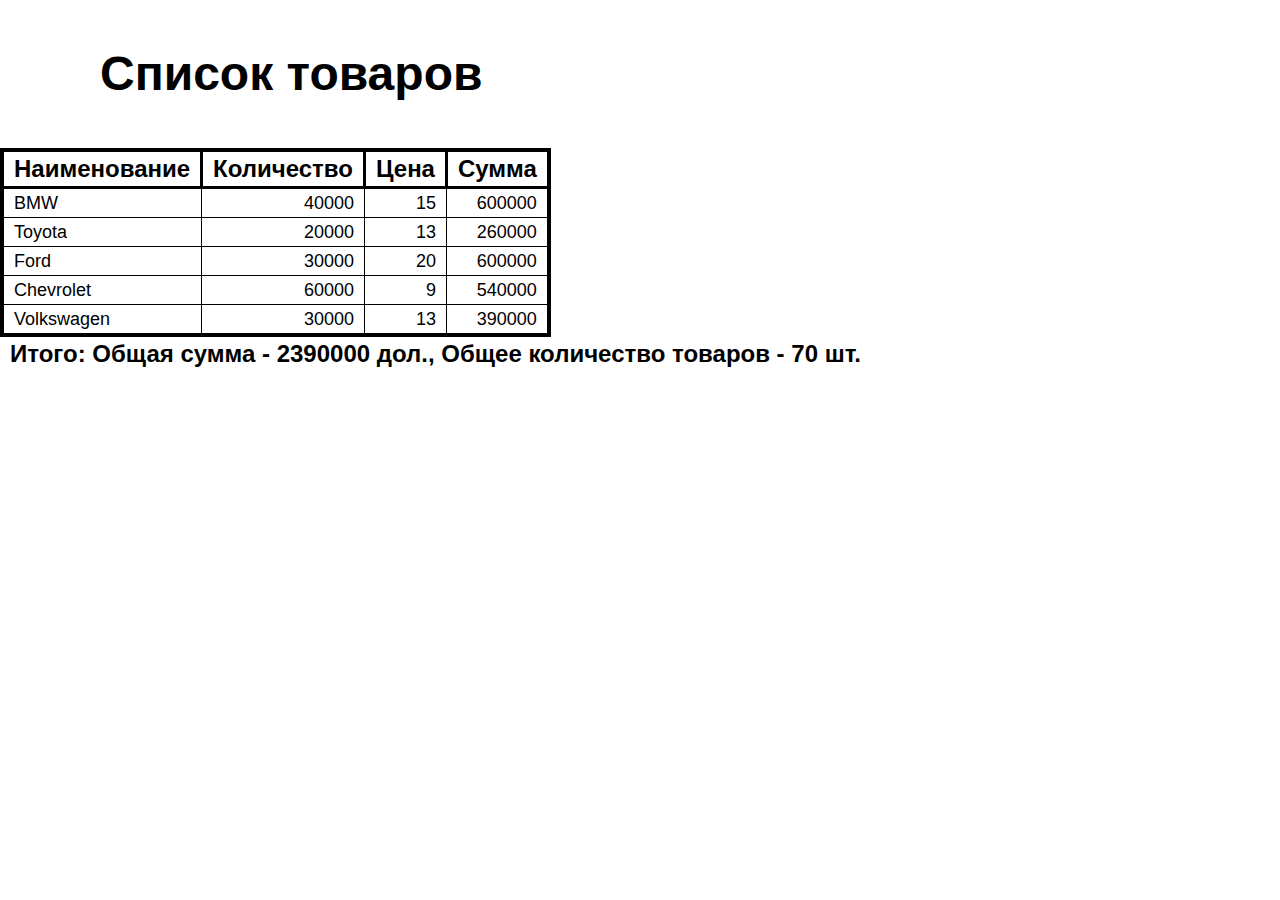
<file: Rizvan-OnlineShop/index.html>
<!doctype html>
<html lang="en">
<head>
    <meta charset="UTF-8">
    <meta name="viewport"
          content="width=device-width, user-scalable=no, initial-scale=1.0, maximum-scale=1.0, minimum-scale=1.0">
    <meta http-equiv="X-UA-Compatible" content="ie=edge">
    <link rel="stylesheet" href="reset.css">
    <link rel="stylesheet" href="style.css">
    <title>Document</title>
</head>
<body>
<h1>
    Список товаров
</h1>
<table class="products">
    <thead>
    <tr>
        <th>
            Наименование
        </th>
        <th>
            Количество
        </th>
        <th>
            Цена
        </th>
        <th>
            Сумма
        </th>
    </tr>
    </thead>
    <tbody>

    </tbody>

</table>
<div class="total">
</div>

<script src="script.js"></script>
</body>
</html>
</file>
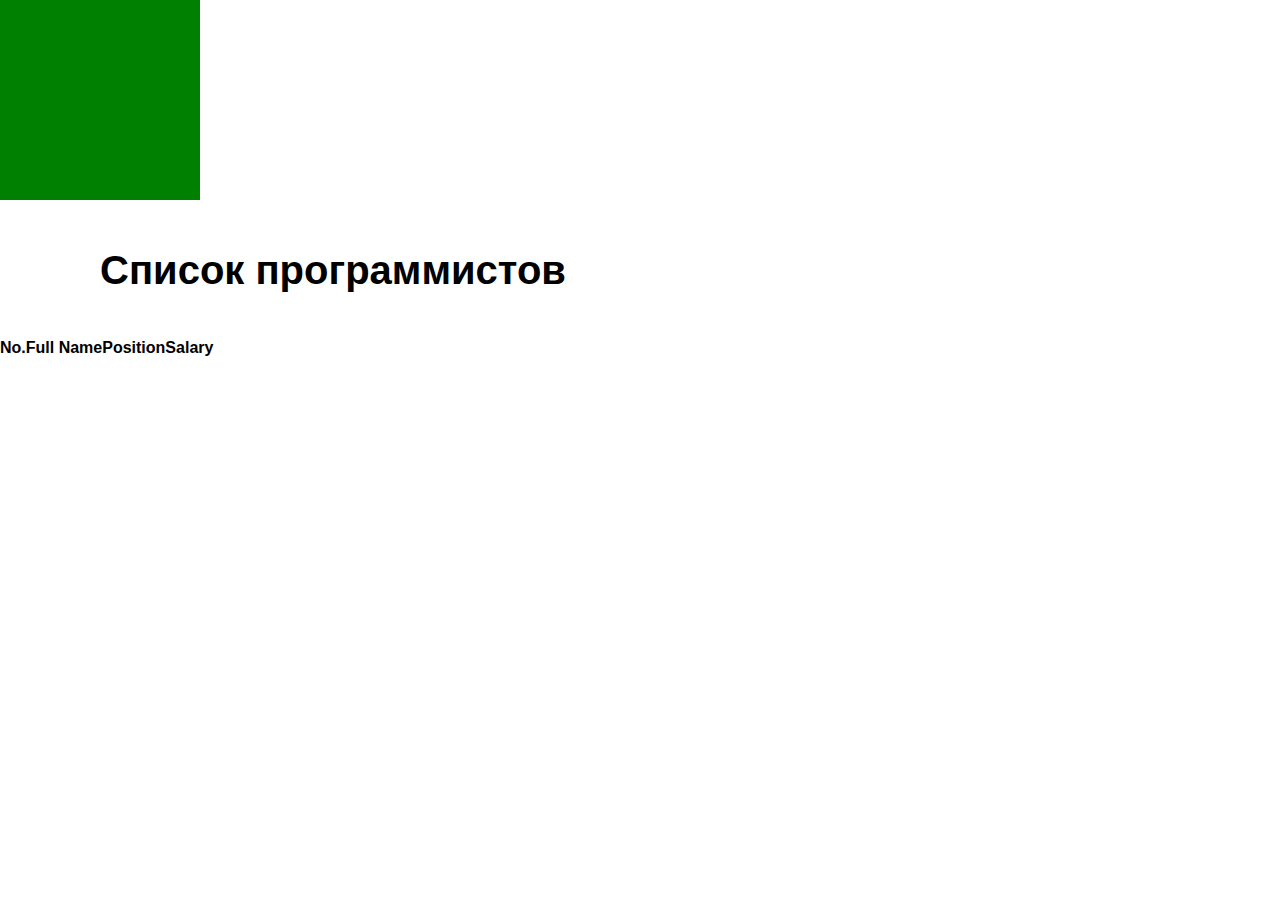
<file: Rizvan-table2/index.html>
<!doctype html>
<html lang="en">
<head>
    <meta charset="UTF-8">
    <meta name="viewport"
          content="width=device-width, user-scalable=no, initial-scale=1.0, maximum-scale=1.0, minimum-scale=1.0">
    <meta http-equiv="X-UA-Compatible" content="ie=edge">
    <link rel="stylesheet" href="reset.css">
    <link rel="stylesheet" href="style.css">
    <title>Document</title>
</head>
<body>
<div class="test" onclick="hiding(event)">

</div>

<script src="script.js"></script>
</body>
</html>
</file>
<file: GridTask/style.css>
body{
    display: flex;
    justify-content: center;
    margin-top: 50px;
}

.container {
    display: grid;
    height: 400px;
    aspect-ratio: 3.5;
    grid-template-columns: 1fr 0.4fr 1fr 2fr 1fr;
    grid-auto-rows: 1fr 1fr 1fr 1fr;
    gap: 3px;
}

div {

    background: green;
    font-size: 20px;
    color: white;
    font-weight: bold;
    display: flex;
    justify-content: center;
    align-items: center;
}

.d1 {
background: blueviolet;
}
.d2 {
    background: red;
    grid-column: span 2;
    grid-row: span 2;
}
.dCSS {
    background: orange;
    grid-row: span 4;
}
.d4 {
    background: pink;
}
.d6 {
    background: greenyellow;
}
.d7 {
    background: brown;
}
.d8 {
    background: blue;
}
.d9 {
    background: black;
}
.d10 {
    background: #0052C1;
}
.d11 {
    background: darkgreen;
    grid-column: span 3;
}
.d12 {
    background: saddlebrown;
}
</file>
<file: icons/style.css>
.networks{
    display: flex;
    width: 160px;
    justify-content: space-between;
}

.networks-icons {
    width: 40px;
    height: 40px;
    background-size: contain;
    background-repeat: no-repeat;
    background-position: center;
}

img {
    height: 100%;
    width: 100%;
    object-fit: cover;
}
</file>
<file: Lilya-HW-dark/style.css>
* {
    margin: 0;
    padding: 0;
    box-sizing: border-box;
}

body,
html {
    font-family: Inter;
    font-size: 16px;
    font-style: normal;
    font-weight: 400;
    line-height: normal;
}

.root {
    display: flex;
}

#bear-img {
    width: 50%;
    object-fit: cover;
    height: 1024px;
}

.main-conteiner {
    width: 50%;
    background-color: white;
    display: flex;
    justify-content: center;
    min-height: 1024px;
}

.form-block {
    display: flex;
    flex-direction: column;
    margin: 103px 19%;
    width: 62%;
    border-radius: 10px;
    background-color: #2D2F30;
}

.header-block {
    margin: 24px 42px 0 42px;
    padding-bottom: 17px;
    border-bottom: 1px solid black;
}

.header-block div {
    display: flex;
    justify-content: space-between;
    align-items: center;
}

ul {
    display: flex;
    list-style: none;
    gap: 19px;
}


h1 {
    font-size: 25px;
    font-weight: 700;
    color: white;
}

p {
    color: #F6F6F6;
    font-size: 14px;
    margin-top: 17px;
    color: white;
}

.input-block {
    margin: 5px 41px;
    display: flex;
    flex-direction: column;
}

label {
    color: #B0B0B0;
    margin-bottom: 22px;
    margin-top: 19px;
    cursor: pointer;
}

.input {
    height: 60px;
    border-radius: 4px;
    background: #414344;
    border: none;
    color: #151718;
    padding: 22px 23px 19px 23px;
}

.checkbocks-block {
    display: flex;
    margin: 23px 42px;
    justify-content: space-between;
    align-items: center;
    gap: 70px;
}

.radio-btn {
    border-radius: 50%;
    width: 24px;
    height: 24px;
    cursor: pointer;
}

.btn {
    margin: 0 42px 60px 42px;
    height: 60px;
    border-radius: 4px;
    background: #2D76E2;
    border: none;
    cursor: pointer;
}

.btnChangeMode {
    width: 65px;
    height: 35px;
    border: 1px solid white;
    border-radius: 5%;
    cursor: pointer;
    padding: 3px;
    margin: 5px;
}

.lightMode.form-block {
    background-color: white;
}

.lightMode .black-icon {
    background-color: black;
}

.lightMode .input {
    background: #ffffff;
    border: 1px solid gray;
}

.lightMode h1 {
    color: black;
}

.lightMode p {
    color: black;
}

.lightMode.main-conteiner {
    background-color: black;
}
</file>
<file: Lilya/style.css>
body {
    margin: 0 auto;
    max-width: 1580px;
    background-color: black;
    color: white;
}

.logo {
    width: 206px;
    height: 78px;
    overflow: hidden;
}

img {
    width: 100%;
    object-fit: cover;
    height: 100%;
}

.login {
    width: 140px;
    height: 50px;
    font-size: 17px;
    font-weight: 500;

}

header {
    display: flex;
    justify-content: space-between;
    padding: 38px 241px;
}

menu {
    width: 400px;
    display: flex;
    align-items: center;
}

ul {
    width: 100%;
    display: flex;
    padding: 10px;
    justify-content: space-between;
}

li {
    font-size: 16px;
    font-weight: 500;
    cursor: pointer;
}

h1 {
    width: 790px;
    padding: 50px 425px;
    font-size: 80px;
    line-height: 88px;
    font-weight: 500;
    text-align: center;
}

.main-description {
    width: 550px;
    font-size: 20px;
    line-height: 30px;
    text-align: center;
    margin-bottom: 95px;
}

button {
    color: white;
    border: 2px solid white;
    cursor: pointer;
}

.main-buttons {
    width: 425px;
}

.try, .learn {
    font-size: 20px;
    width: 175px;
    height: 65px;
    margin-left: 35px;
}

button:hover {
    background-color: blue;
}

.main {
    display: flex;
    flex-direction: column;
    align-items: center;
}

.image-item {
    width: 500px;
    height: 380px;
    overflow: hidden;
}

.image {
    margin-top: 35px;
    margin-bottom: 356px;
    display: flex;
    position: relative;
}

.image .image-item:nth-child(1) {
    background-image: linear-gradient(to bottom, transparent, black), url("img/board.png");
    background-size: cover;
    background-position: center;
    background-repeat: no-repeat;
    position: absolute;
    top: 54%;
    right: 50%;
}

.image .image-item:nth-child(3) {
    background-image: linear-gradient(to bottom, transparent, black), url("img/chat.png");
    width: 100%;
    background-size: cover;
    background-position: center;
    background-repeat: no-repeat;
    position: absolute;
    top: 51%;
    left: 54%;
}

.image .image-item:nth-child(2) {
    background-image: linear-gradient(to bottom, transparent, black), url("img/dash.png");
    background-size: cover;
    background-position: center;
    background-repeat: no-repeat;
}

.features {
    background: #181818;
    padding-top: 162px;
    display: flex;
    flex-direction: column;
    align-items: center;
}

.title-features {
    font-size: 52px;
    line-height: 62px;
    font-weight: 400;
    text-transform: uppercase;
    margin-bottom: 30px;
}

.image-content {
    display: flex;
    margin-bottom: 100px;
}

.content-item {
    width: 475px;
    height: 625px;
}

.gallery-image {
    width: 225px;
    height: 285px;
}

.gallery {
    display: flex;
    justify-content: space-between;
    flex-wrap: wrap;
    width: 1097px;
    height: 615px;
    margin-bottom: 44px;
}

.gallery .gallery-image:nth-child(5) {
    width: 385px;
}

.gallery-image:nth-child(7) {
    width: 400px;
}

.see {
    font-size: 17px;
    width: 160px;
    height: 52px;
    margin-bottom: 50px;
}

.icons {
    display: flex;
    width: 832px;
    justify-content: space-between;
    margin-bottom: 50px;
}

.icons-items {
    height: 60px;
    cursor: pointer;
}

.icons-items:hover {
    scale: 1.5;
}

.partners {
    font-size: 17px;
    width: 176px;
    height: 52px;
    margin-bottom: 150px;
}

.blogs {
    display: flex;
    flex-direction: column;
    height: 676px;
    flex-wrap: wrap;
    margin-bottom: 220px;
}

.blogs-item {
    margin: 10px;
    width: 432px;
    height: 306px;
    object-fit: cover;
    overflow: hidden;
}

.blogs .blogs-item:nth-child(1) {
    height: 330px;
}

.open {
    width: 1220px;
    height: 370px;
    margin-bottom: 287px;
}
</file>
<file: Maria/style.css>
* {
    margin: 0;
    padding: 0;
    box-sizing: border-box;
}

.container{
    margin: 50px;
    display: grid;
    grid-template-columns: repeat(3, 1fr);
    justify-items: center;
    gap: 50px

}

.card{
    position: relative;

    width: 200px;
    height: 150px;

    background-color: bisque;
    display: flex;
    flex-direction: column;
    align-items: center;
    justify-content: space-around;

    border: 1px solid black;
    border-radius: 15px;
}

.del_button{
    position: absolute;
    top: 15px;
    right: 15px;

    width: 25px;
    height: 25px;
    border-radius: 50%;
}

.form_container{
    margin: 50px;
    display: flex;
    gap: 10px;
    justify-content: center;
}

.form_container > form {
    padding: 15px;
    display: flex;
    flex-direction: column;
    gap: 15px;

    border: 1px solid black;
    border-radius: 15px;
}
</file>
<file: Rizvan-buttons/style.css>
html, body {
    height: 100%;
}

body {
    display: flex;
    justify-content: center;
}

.container {
    padding-top: 20px;
    /*display: flex;*/
    /*gap: 100px;*/
}

.red {
    width: 200px;
    aspect-ratio: 1;
    background: red;
}

.pink {
    width: 200px;
    aspect-ratio: 1;
    background: pink;
}

.green {
    width: 150px;
    aspect-ratio: 1;
    background: green;
}

button {
    padding: 10px;
    background: lightblue;
    border-radius: 15px;
    border: 3px solid darkblue;
    font-weight: bold;
    margin-bottom: 10px;
    cursor: pointer;
}

.blocks {
    display: flex;
    gap: 100px;
    margin-bottom: 20px;
}

p {
    width: 800px;
    margin-bottom: 20px;
}

.p1-blue, .p2-blue {
    color: blue;
}

.p-green {
    color: green;
}

.root {
    display: none;
}
</file>
<file: Rizvan-CurrencyRate/style.css>
.currency {
    margin: 0 auto;
    border: 2px solid gray;
}

h1 {
    margin-top: 100px;
    margin-bottom: 30px;
    text-align: center;
    font-size: 40px;
}

th, td {
    display: flex;
    align-items: center;
    width: 100px;
    justify-content: space-between;
    padding-left: 40px;
    padding-top: 10px;
    padding-bottom: 10px;
}

th:nth-child(1), tr td:nth-child(1) {
    padding-right: 100px;
}

th:last-child, tr td:last-child {
    padding-right: 35px;
}

tr {
    display: flex;
    border-bottom: 2px solid gray;;
}

th {
    border-bottom: 4px solid gray;
}

img {
    width: 30px;
    height: 30px;
}

h3 {
    font-size: 25px;
}

.rate {
    justify-content: end;
    font-size: 24px;
}
</file>
<file: Rizvan-Icon/style.css>
.container {
    margin: 0 auto;
    max-width: 1512px;
}

header {
    background: #1ABC9C;
    display: flex;
    height: 70px;
    padding: 15px 70px;
    justify-content: space-between;
    align-items: center;
}

.logo {
    font-weight: bold;
    font-size: 29px;
}

menu {
    display: flex;
    width: 357px;
    justify-content: space-between;
}

.networks{
    display: flex;
    width: 160px;
    justify-content: space-between;
}

.networks-icons {
    width: 40px;
    height: 40px;
    background-size: contain;
    background-repeat: no-repeat;
    background-position: center;
    cursor: pointer;
}

.menu-item {
    font-size: 25px;
    cursor: pointer;
}

.main-info {
    display: flex;
    height: 695px;
}

figure {
    width: 50%;
}

.about-us {
    width: 50%;
    display: flex;
    flex-direction: column;
    align-items: center;
    justify-content: center;
    padding: 0 70px;
    font-size: 20px;
}

img {
    height: 100%;
    width: 100%;
    object-fit: cover;
}

h2 {
    font-size: 35px;
    font-weight: bold;
    margin-bottom: 70px;
}

article {
    background: #DCFFEB;
    padding: 100px 50px;

}

.projects {
    display: flex;
    justify-content: space-between;
}

.projects-item {
    width: 435px;
    height: 380px;
    cursor: pointer;
}

footer {
    padding: 70px 50px;
}

.contacts {
    display: flex;
    font-size: 24px;
    font-weight: bold;
    text-align: center;
    justify-content: space-between;
}

h6 {
    color: darkgray;
    margin-bottom: 30px;
}

.contacts-item {
    width: 315px;
}

.contacts-item p {
    line-height: 1.7;
}

.contacts .contacts-item:nth-child(4) p{
    color: red;
}

i {
    color: #F7654A;
    font-size: 48px;
    font-weight: bold;
    margin-bottom: 20px;
}
</file>
<file: Rizvan-OnlineShop/style.css>
h1 {
    font-size: 48px;
    font-weight: bold;
    margin-top: 50px;
    margin-left: 100px;
    margin-bottom: 50px;
}
th {
    font-size: 24px;
    padding: 5px 10px;
    border: 3px solid black
}
td{
    border: 1px solid black;
    text-align: right;
}

tbody td:nth-child(1){
   text-align: left;
}

td, .total {
    font-size: 18px;
    padding: 5px 10px;

}
.total {
    font-size: 24px;
    font-weight: bold;
}
table {
    border-collapse: collapse;
    width: 30%;
    border: 4px solid black;
}
</file>
<file: Rizvan-table2/style.css>
h1 {
    font-size: 40px;
    font-weight: bold;
    margin: 50px 100px;
}
.test{
    width: 200px;
    height: 200px;
    background: green;
}

.test1{
    width: 200px;
    height: 200px;
    background: blue;

}
</file>
